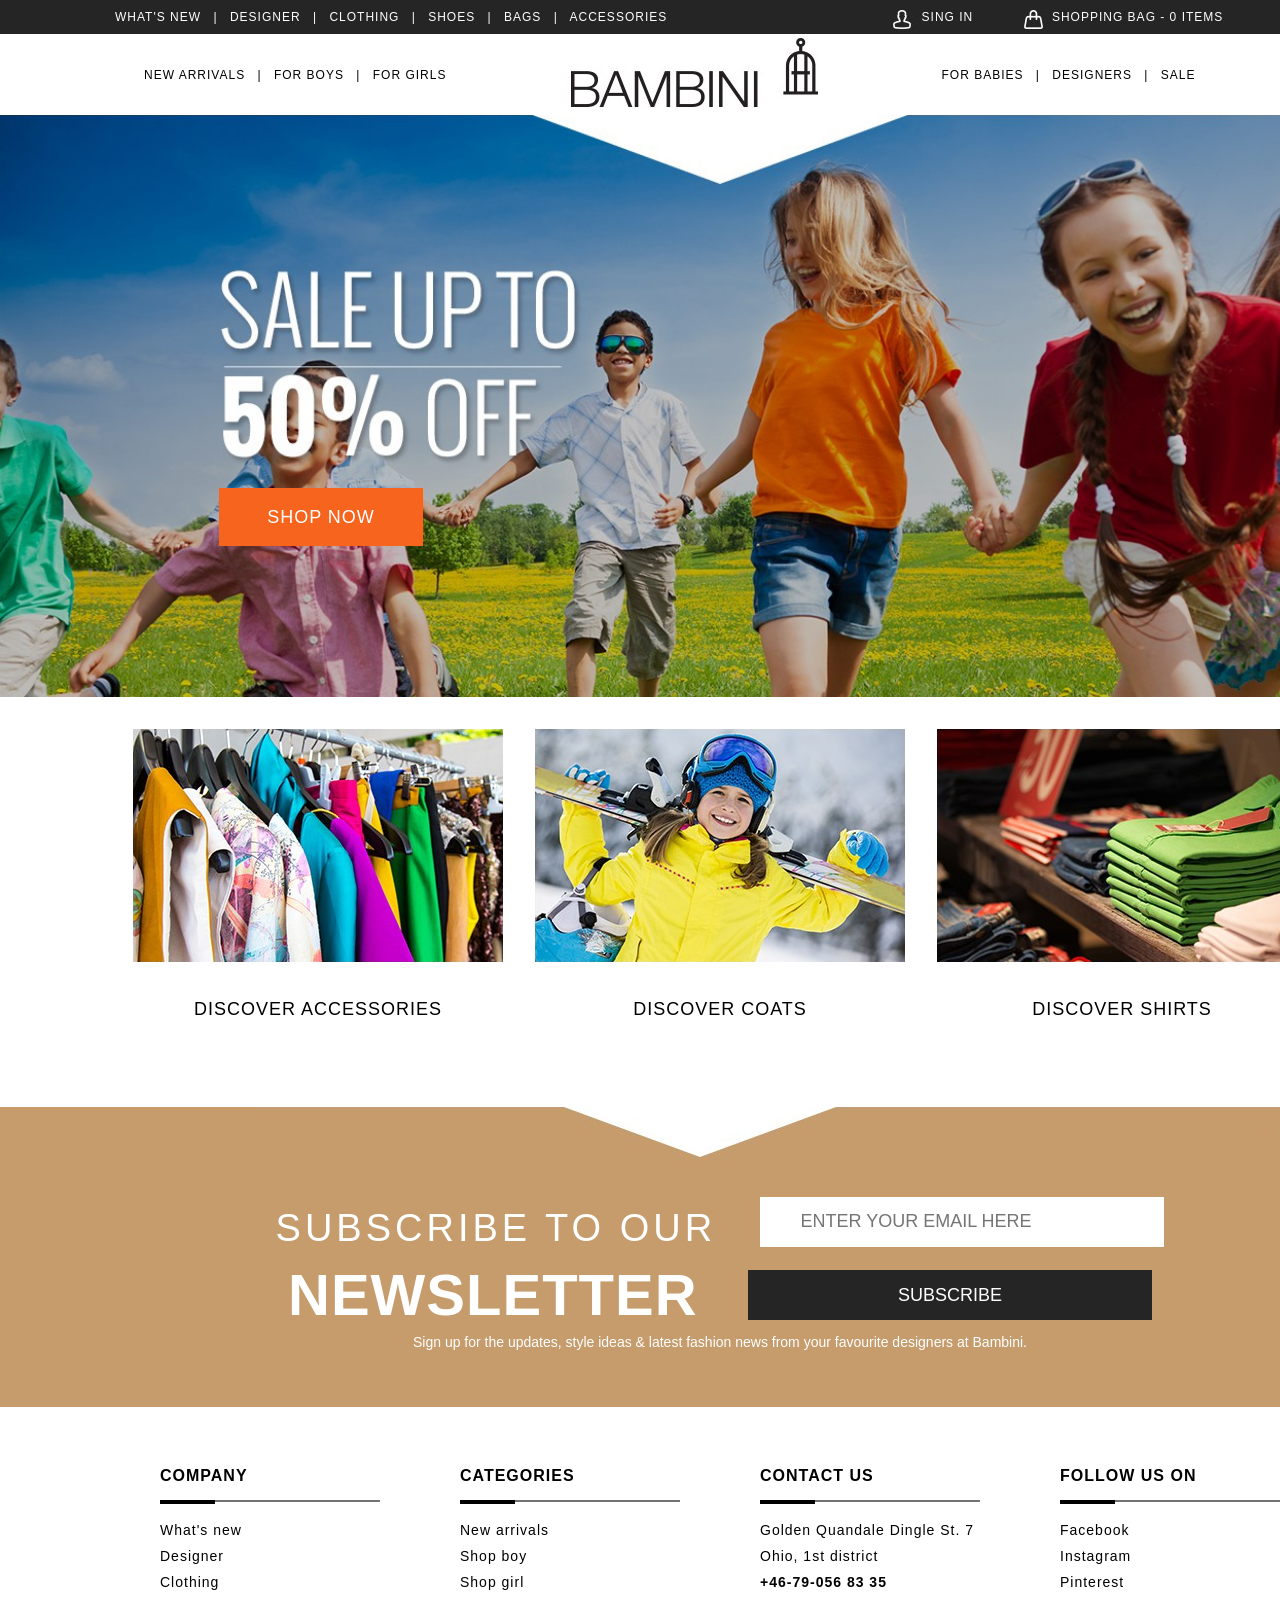
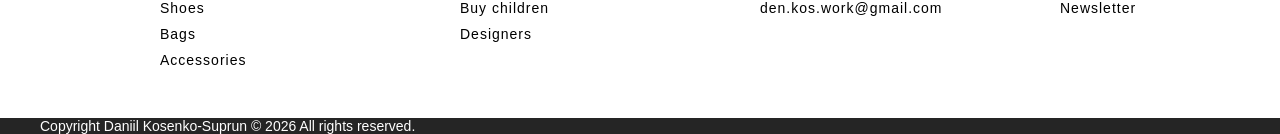
<file: elev/bambini/index.html>
<!--

Updates:
- Fixed main background image not taking up 100% of width of screen
- Fixed categories text links not being black color by default
- More comments

-->


<!DOCTYPE html>
<html lang="en">

<head> <!-- Here we set up some technical parameters for our website and connect CSS (and JavaScr if we'd wave one) -->
    <meta charset="UTF-8">
    <meta name="viewport" context="width=device-width, initial-scale=1.0">
    <title>Bambini</title>
    <link rel="stylesheet" href="style.css">
</head>

<body>

<!-- Honestly, I don't even know why do we need wrapper. -->
<div id="wrapper">
    
    <div id="top"> <!-- Toppest black line with links, sing in and shopping cart -->

        <div id="top_links"> <!-- Left side (links) -->
            <a href="#">WHAT'S NEW</a>
            <span class="divider">|</span>
            <a href="#">DESIGNER</a>
            <span class="divider">|</span>
            <a href="#">CLOTHING</a>
            <span class="divider">|</span>
            <a href="#">SHOES</a>
            <span class="divider">|</span>
            <a href="#">BAGS</a>
            <span class="divider">|</span>
            <a href="#">ACCESSORIES</a>
        </div>

        <div id="top_info"> <!-- Right side (login and cart) -->
            <img src="Assets/sing_in.jpg" style="vertical-align: top;">
            <a href="#">SING IN</a>
            
            <span style="padding-left: 40px;"></span>

            <img src="Assets/shopping_bad.jpg" style="vertical-align: top;">
            <a href="#">SHOPPING BAG - 0 ITEMS</a>
        </div>

    </div>

    <div id="header"> <!-- Vårt header som är splittrad i 3 delar för att kunna flytta på de -->

        <div id="header_left"> <!-- Vänster -->
            <a href="#">NEW ARRIVALS</a>
            <span class="divider">|</span>
            <a href="#">FOR BOYS</a>
            <span class="divider">|</span>
            <a href="#">FOR GIRLS</a>
        </div>

        <div id="header_center"> <!-- Mitt -->
            <a href="#">
                <img src="Assets/logo.jpg" alt="Bambini logo">
            </a>
        </div>

        <div id="header_right"> <!-- Höger -->
            <a href="#">FOR BABIES</a>
            <span class="divider">|</span>
            <a href="#">DESIGNERS</a>
            <span class="divider">|</span>
            <a href="#">SALE</a>
        </div>

    </div>

    <!-- Here is where background image object is created. Shop button inside of it -->
    <div id="front_image">
        <button id="shop_now_button">SHOP NOW</button>
    </div>

    <!-- Discovery section -->
    <div id="categories">
        <table>
            <!-- Pictures on products -->
            <tr>
                <td>
                    <a href="#"><img src="Assets/accessories.jpg" alt="Accessories"></a>
                </td>
                <td>
                    <a href="#"><img src="Assets/coats.jpg" alt="Coats"></a>
                </td>
                <td>
                    <a href="#"><img src="Assets/shirts.jpg" alt="Shirts"></a>
                </td>
            </tr>
            <!-- Respective text links -->
            <tr>
                <td> <a href="#">DISCOVER ACCESSORIES</a> </td>
                <td> <a href="#">DISCOVER COATS</a> </td>
                <td> <a href="#">DISCOVER SHIRTS</a> </td>
            </tr>
        </table>
    </div>

    <!-- Email subscription section -->
    <div id="newsletter">
        <div>
            <h2>SUBSCRIBE TO OUR</h2>
            <div class="newsletter_box"> <!-- A wrapper for input so that actual input is inside of a box and has borders-->
                <input id="email_input" type="email" placeholder="ENTER YOUR EMAIL HERE">
            </div>
        </div>
        <div>
            <h1>NEWSLETTER</h1>
            <button class="newsletter_box" id="subscribe_button">SUBSCRIBE</button>
        </div>
        <div id="newsletter_undermessage">
            Sign up for the updates, style ideas & latest fashion news from your 
            favourite designers at Bambini.
        </div>
    </div>
    
    <!-- Footer with all the boring contact info or whatever -->
    <!-- 
    AI has helped me to come up with a way how to create the styling, for example
    that I should use div with flex instead of table that I wanted to use, and also
    on how to create the funny line thing without any images or text, just CSS!
    -->
    <footer id="footer">

        <!-- To separate them from other stuff, veri smart -->
        <div id="footer_columns">
            <div class="footer_column">
                <h3>COMPANY</h3>
                <div class="footer_line"> <span></span> </div>
                <ul>
                    <li><a href="#">What's new</a></li>
                    <li><a href="#">Designer</a></li>
                    <li><a href="#">Clothing</a></li>
                    <li><a href="#">Shoes</a></li>
                    <li><a href="#">Bags</a></li>
                    <li><a href="#">Accessories</a></li>
                </ul>
            </div>

            <div class="footer_column">
                <h3>CATEGORIES</h3>
                <div class="footer_line"> <span></span> </div>
                <ul>
                    <li><a href="#">New arrivals</a></li>
                    <li><a href="#">Shop boy</a></li>
                    <li><a href="#">Shop girl</a></li>
                    <li><a href="#">Buy children</a></li>
                    <li><a href="#">Designers</a></li>
                </ul>
            </div>

            <div class="footer_column">
                <h3>CONTACT US</h3>
                <div class="footer_line"> <span></span> </div>
                <ul>
                    <li>Golden Quandale Dingle St. 7</li>
                    <li>Ohio, 1st district</li>
                    <li id="phone_number">+46-79-056 83 35</li>
                    <li><a type="email">den.kos.work@gmail.com</a></li>
                </ul>
            </div>

            <div class="footer_column">
                <h3>FOLLOW US ON</h3>
                <div class="footer_line"> <span></span> </div>
                <ul>
                    <li><a href="#">Facebook</a></li>
                    <li><a href="#">Instagram</a></li>
                    <li><a href="#">Pinterest</a></li>
                    <li><a href="#">Newsletter</a></li>
                </ul>
            </div>
        </div>
        
        <div id="copyrights">Copyright Daniil Kosenko-Suprun © 2026 All rights reserved.</div>

    </footer>

</div>

</body>

</html>
</file>
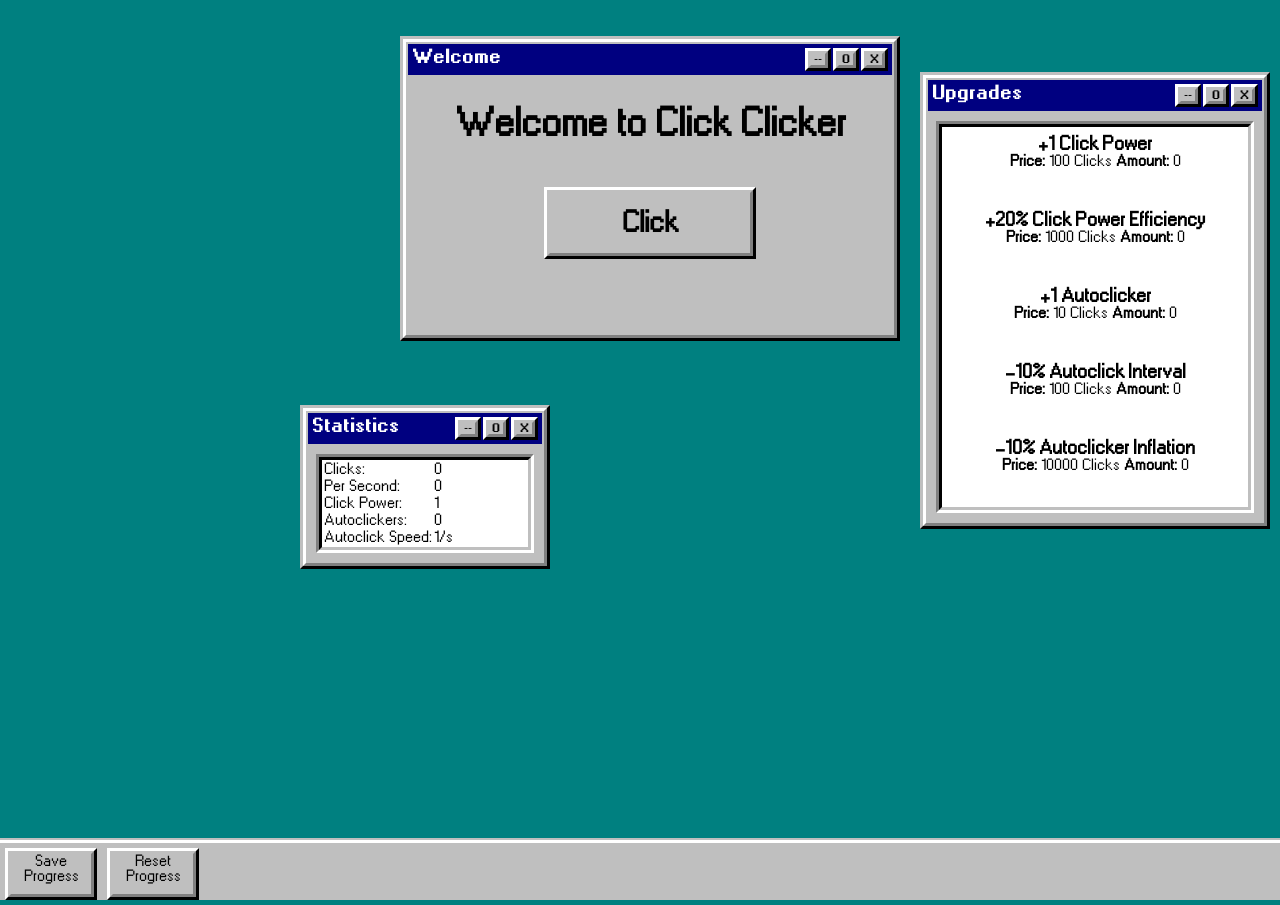
<file: elev/clicker/index.html>
<html lang="en">
<head>
    <meta charset="UTF-8">
    <meta name="viewport" content="width=device-width, initial-scale=1.0"><!--ta bort ksk-->
    <title>Click Clicker</title>
    <link rel="stylesheet" href="style.css">
    <script src="script.js" defer></script>
</head>
<body>

    <!--fönster till header/clicktarget-->
    <section id="welcome-window" class="window"><div class="border-wrap-1"><div class="border-wrap-2">
        <div class="windowhead"><!--header till fönstret-->
            <div class="window-head-title">
                <p>Welcome</p>
            </div>
            <div class="window-head-buttons"><!--knapparna i hörnet av fönstret, gör inget egentligen-->
                <div class="border-wrap-5"><div class="border-wrap-6"><div class="window-head-button">--</div></div></div>
                <div class="border-wrap-5"><div class="border-wrap-6"><div class="window-head-button">O</div></div></div>
                <div class="border-wrap-5"><div class="border-wrap-6"><div class="window-head-button">X</div></div></div>
            </div>
        </div>
        
        <!--content till fönstret-->
        <div  id="welcome">
            <h1>Welcome to Click Clicker</h1><!--typ headern till spelet-->
            <div class="border-wrap-8"><div class="border-wrap-5"><div class="border-wrap-6">
                <div id="click-target">Click</div><!--click target-->
            </div></div></div>
        </div>
    </div></div></section>

    <!--fönster till uppgraderingar-->
    <section id="upgrades-window" class="window"><div class="border-wrap-1"><div class="border-wrap-2">
        <div class="windowhead"><!--header till fönstret-->
            <div class="window-head-title">
                <p>Upgrades</p>
            </div>
            <div class="window-head-buttons"><!--knapparna i hörnet av fönstret, gör inget egentligen-->
                <div class="border-wrap-5"><div class="border-wrap-6"><div class="window-head-button">--</div></div></div>
                <div class="border-wrap-5"><div class="border-wrap-6"><div class="window-head-button">O</div></div></div>
                <div class="border-wrap-5"><div class="border-wrap-6"><div class="window-head-button">X</div></div></div>
            </div>
        </div>

        <!--content till fönstret, uppdelat i uppgraderingstyper-->
        <div id="upgrades" class="window-content"><div class="border-wrap-3"><div class="border-wrap-4">
            <div id="click-upgrades"><!--upgraderingar för click power-->
                <div class="border-wrap-7"><div class="upgrade" id="clickPowerPlusUpgrade">
                    <h3>+1 Click Power</h3>
                    <p class="price"></p>
                </div></div>
                <div class="border-wrap-7"><div class="upgrade" id="clickPowerEfficiencyUpgrade">
                    <h3>+20% Click Power Efficiency</h3>
                    <p class="price"></p>
                </div></div>
            </div>
            <div id="autoclicker-upgrades"><!--upgraderingar för autoclickers-->
                <div class="border-wrap-7"><div class="upgrade" id="autoclicker">
                    <h3>+1 Autoclicker</h3>
                    <p class="price"></p>
                </div></div>
                <div class="border-wrap-7"><div class="upgrade" id="autoclickIntervalUpgrade">
                    <h3>-10% Autoclick Interval</h3>
                    <p class="price"></p>
                </div></div>
                <div class="border-wrap-7"><div class="upgrade" id="autoclickerInflationUpgrade">
                    <h3>-10% Autoclicker Inflation</h3>
                    <p class="price"></p>
                </div></div>
            </div>
        </div></div></div>

    </div></div></section>

    <!--fönster till stats-->
    <section id="stats-window" class="window"><div class="border-wrap-1"><div class="border-wrap-2">
        <div class="windowhead"><!--header till fönstret-->
            <div class="window-head-title">
                <p>Statistics</p>
            </div>
            <div class="window-head-buttons"><!--knapparna i hörnet av fönstret, gör inget egentligen-->
                <div class="border-wrap-5"><div class="border-wrap-6"><div class="window-head-button">--</div></div></div>
                <div class="border-wrap-5"><div class="border-wrap-6"><div class="window-head-button">O</div></div></div>
                <div class="border-wrap-5"><div class="border-wrap-6"><div class="window-head-button">X</div></div></div>
            </div>
        </div>

        <!--content till fönstret-->
        <div id="stats" class="window-content"><div class="border-wrap-3"><div class="border-wrap-4">
            <table>
                <tr id="score"><td>Clicks:</td><td></td></tr>
                <tr id="clicks-per-second"><td>Per Second:</td><td></td></tr>
                <tr id="points-per-click"><td>Click Power:</td><td></td></tr>
                <tr id="autoclickers"><td>Autoclickers:</td><td></td></tr>
                <tr id="autoclicks-per-second"><td>Autoclick Speed:</td><td></td></tr>
            </table>
        </div></div></div>
    </div></div></section>

    <!--fönster till popups (motsvarar golden cookies)-->
    <section id="popup-window" class="window"><div class="border-wrap-1"><div class="border-wrap-2">
        <div class="windowhead"><!--header till fönstret-->
            <div class="window-head-title">
                <p>Bonus</p>
            </div>
            <div class="window-head-buttons"><!--knapparna i hörnet av fönstret, gör inget egentligen-->
                <div class="border-wrap-5"><div class="border-wrap-6"><div class="window-head-button">--</div></div></div>
                <div class="border-wrap-5"><div class="border-wrap-6"><div class="window-head-button">O</div></div></div>
                <div class="border-wrap-5"><div class="border-wrap-6"><div class="window-head-button">X</div></div></div>
            </div>
        </div>
        
        <!--content till fönstret-->
        <div id="popup">
            <p id="popup-info">You have been gifted </p><!--info om popuppen man fick-->
            <div class="border-wrap-8"><div class="border-wrap-5"><div class="border-wrap-6">
                <div id="popup-claim">Claim Reward</div><!--knapp för att popuppens effekt-->
            </div></div></div>
        </div>
    </div></div></section>
    
</body>
<footer><!--footer med reset/save knappar-->
    <div id="test"></div>
    <div id="flexdiv">
        <div class="border-wrap-8"><div class="border-wrap-5"><div class="border-wrap-6">
         <div id="save-button">Save Progress</div>
      </div></div></div>
       <div class="border-wrap-8"><div class="border-wrap-5"><div class="border-wrap-6">
           <div id="reset-button">Reset Progress</div>
       </div></div></div>
    </div>
</footer>
</html>
</file>
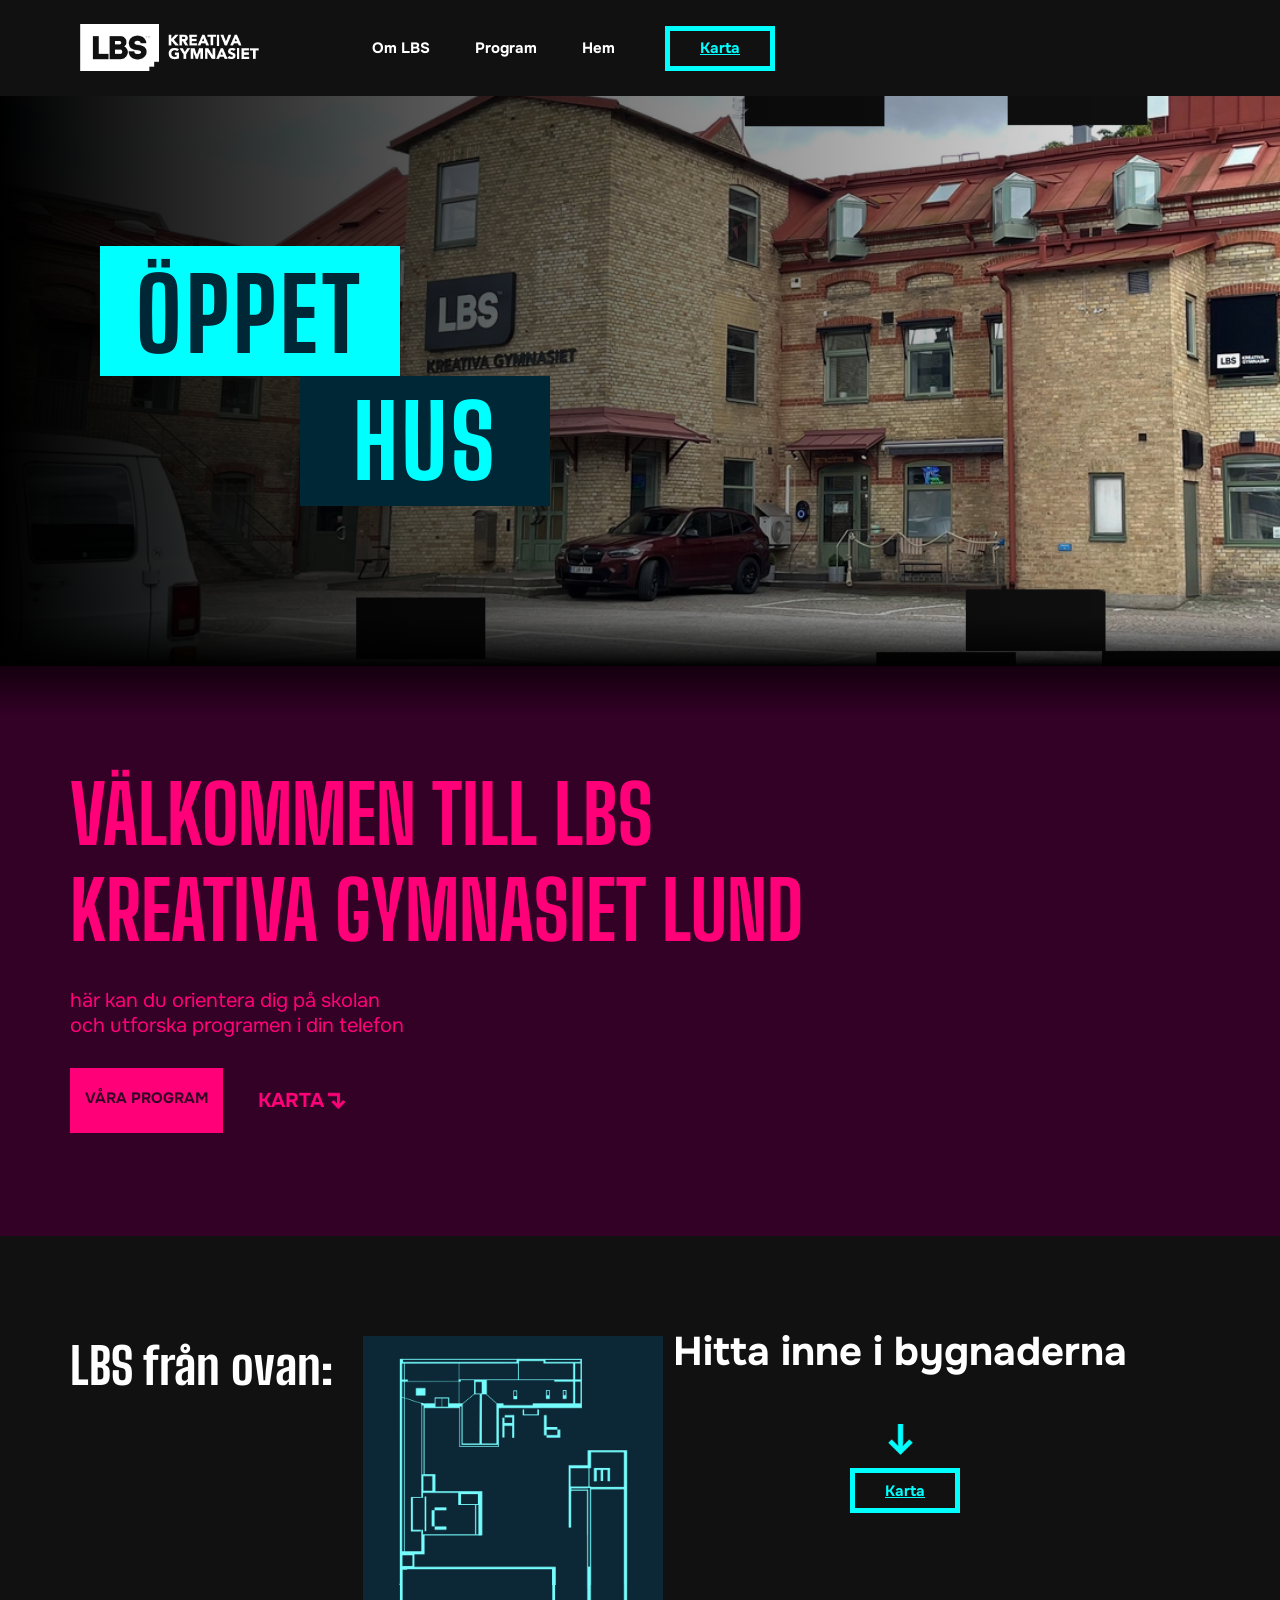
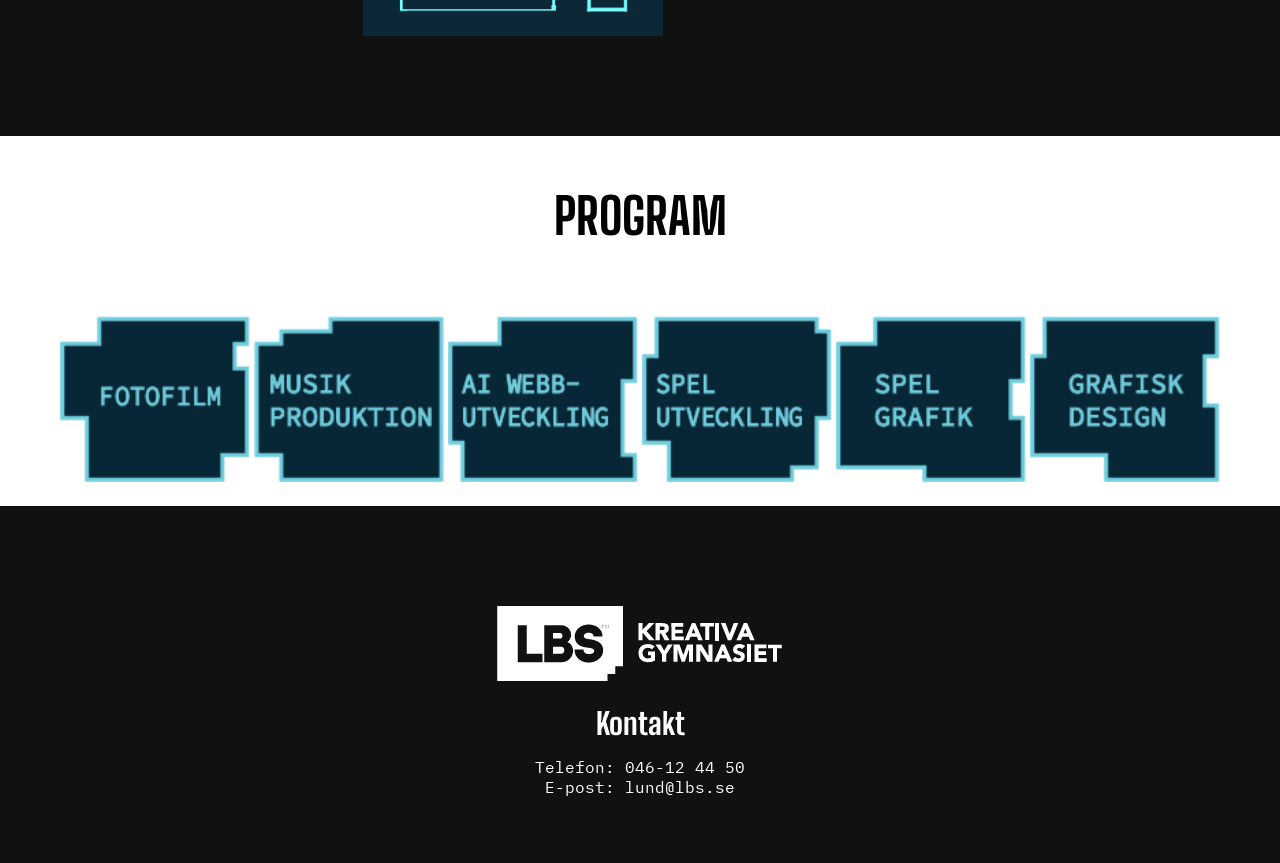
<file: elev/openhouse/index.html>
<!DOCTYPE html>
<html lang="en">
<head>
    <meta charset="utf-8">
    <meta name="viewport" content="width=device-width, initial-scale=1.0">
    <title> LBS Öppet Hus </title>
    <link rel="stylesheet" href="Style.css">
    <!--Google fonts-->
    <!--onest font for: ingress, underubrik och brödtext-->
    <!--bigshoulders font for: headlines-->
    <!--IBM Plex Mono medium-->
    <link rel="preconnect" href="https://fonts.googleapis.com">
<link rel="preconnect" href="https://fonts.gstatic.com" crossorigin>
<link href="https://fonts.googleapis.com/css2?family=Big+Shoulders:opsz,wght@10..72,800&family=IBM+Plex+Mono:wght@500&family=Onest:wght@100..900&display=swap" rel="stylesheet">
</head>

<body>
    <header>
        <div class="headContainer">
            <div class="loggo">
                <a href="index.html" class="logo"><img src="lbsLogo.png" alt="lbs logo with text"></a> <!--byta bild ?-->
            </div>
            <div class="navs">
                <a href="https://lbs.se/lund/"> Om LBS </a>
                <a href="#FourthBlock"> Program</a>
                <a href="index.html">Hem</a>
                <div class="Mapbutton">
                    <a href="karta.html">Karta </a>
                </div>
            </div>
        </div>
    </header>
    <section id="FirstBlock">
        <div class="open">
            <h1>ÖPPET</h1>
        </div>
        <div class="house">
            <h1>HUS</h1>
        </div>
    </section>
    <section id="SecondBlock">
        <h2>VÄLKOMMEN TILL LBS <br> KREATIVA GYMNASIET LUND</h2>
        <p class="underrubrik"> här kan du orientera dig på skolan <br> och utforska programen i din telefon</p>
        <div class="buttoncontainer">
            <a class="Programbtn" href="#FourthBlock">
                VÅRA PROGRAM
            </a>
            <div class="mappointer">
                <p>KARTA</p>
                <img src="NerPil.png" alt="pointer to scroll down " width="25px">
            </div>
        </div>
    </section>
    <section id="ThirdBlock">
        <h4> LBS från ovan:</h4>
        <img class="img_map" src="main outsidemap.png" alt="karta för utsidan på lbs" width="300px">
        <div class="findPrograms">
            <p> Hitta inne i bygnaderna </p> 
            <img class="ImgPil" src="RakNed.png" alt="Pil som pekar rakt ner" width="25px">
                <div class="Mapbutton">
                    <a href="karta.html">Karta </a>
                </div>
        </div>
    </section>
    <section id="FourthBlock">
        <h3> PROGRAM </h3>
        
        <img class="program_bilder" src="ProgramFOTO.png" alt="programkub för Foto" width="190px">
        <img class="program_bilder" src="ProgramMusikP.png" alt="programkub för musik" width="190px">
        <img class="program_bilder" src="ProgramAWU.png" alt="programkub för AWAI" width="190px">
        <img class="program_bilder" src="ProgramSP.png" alt="programkub för SU" width="190px">
        <img class="program_bilder" src="ProgramSG.png" alt="programkub för SG" width="190px">
        <img class="program_bilder" src="ProgramGD.png" alt="programkub för GD" width="190px">    
    </section>
    <footer>
        <img src="lbsLogo.png" alt="logga med namn">
        <div class="footer_contact">
            <h5> Kontakt </h5>
            <P> Telefon: 046-12 44 50    <br>
                E-post: lund@lbs.se
            </P>
        </div>
    </footer>
    
</body>
</html>
</file>
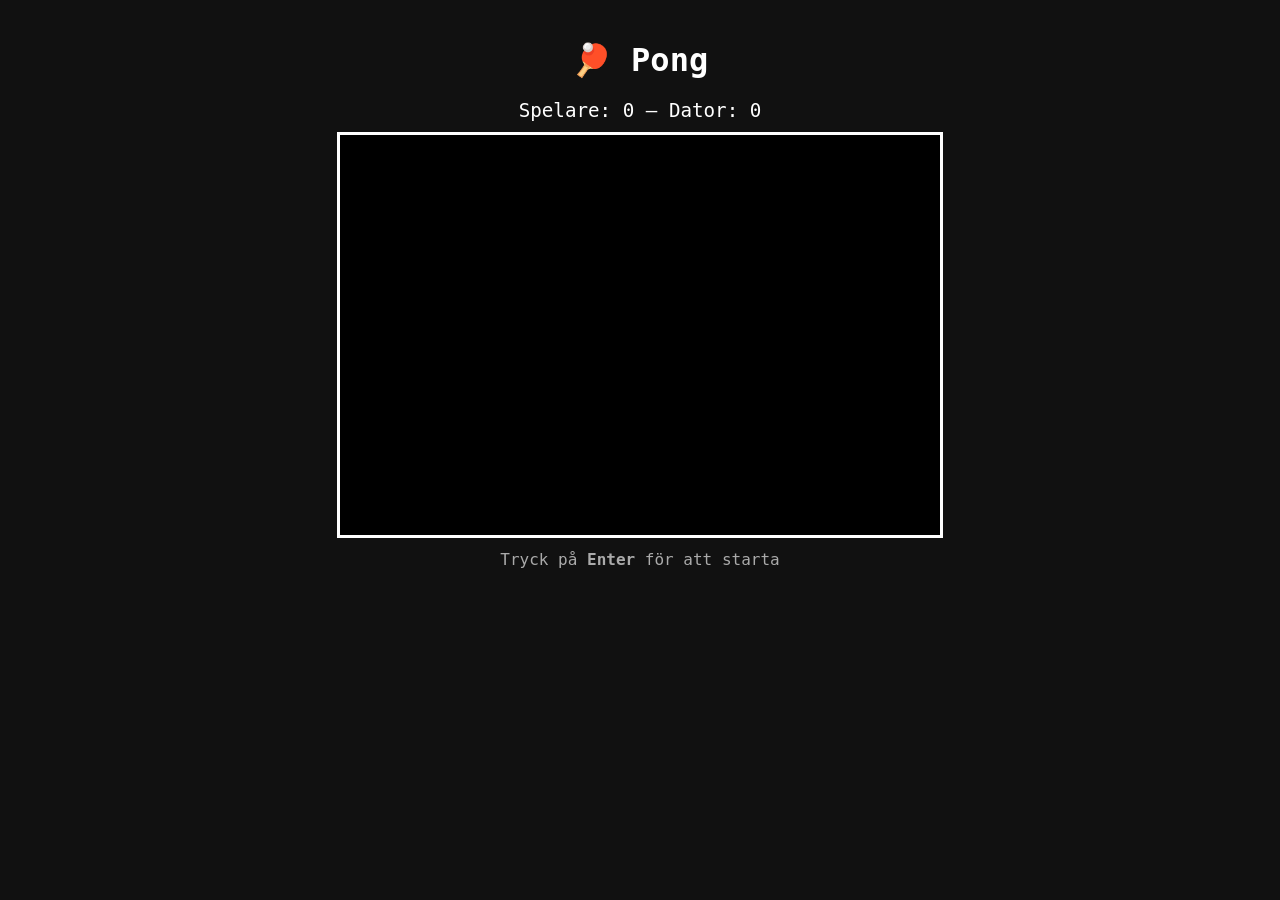
<file: elev/pong/index.html>
<!DOCTYPE html>
<html lang="sv">
<head>
  <meta charset="UTF-8">
  <title>Pong</title>
  <link rel="stylesheet" href="styles.css">
</head>
<body>

  <h1>🏓 Pong</h1>
  <p id="score">Spelare: 0 — Dator: 0</p>
  <canvas id="canvas" width="600" height="400"></canvas>
  <p id="message">Tryck på <strong>Enter</strong> för att starta</p>

  <script src="script.js"></script>
</body>
</html>
</file>
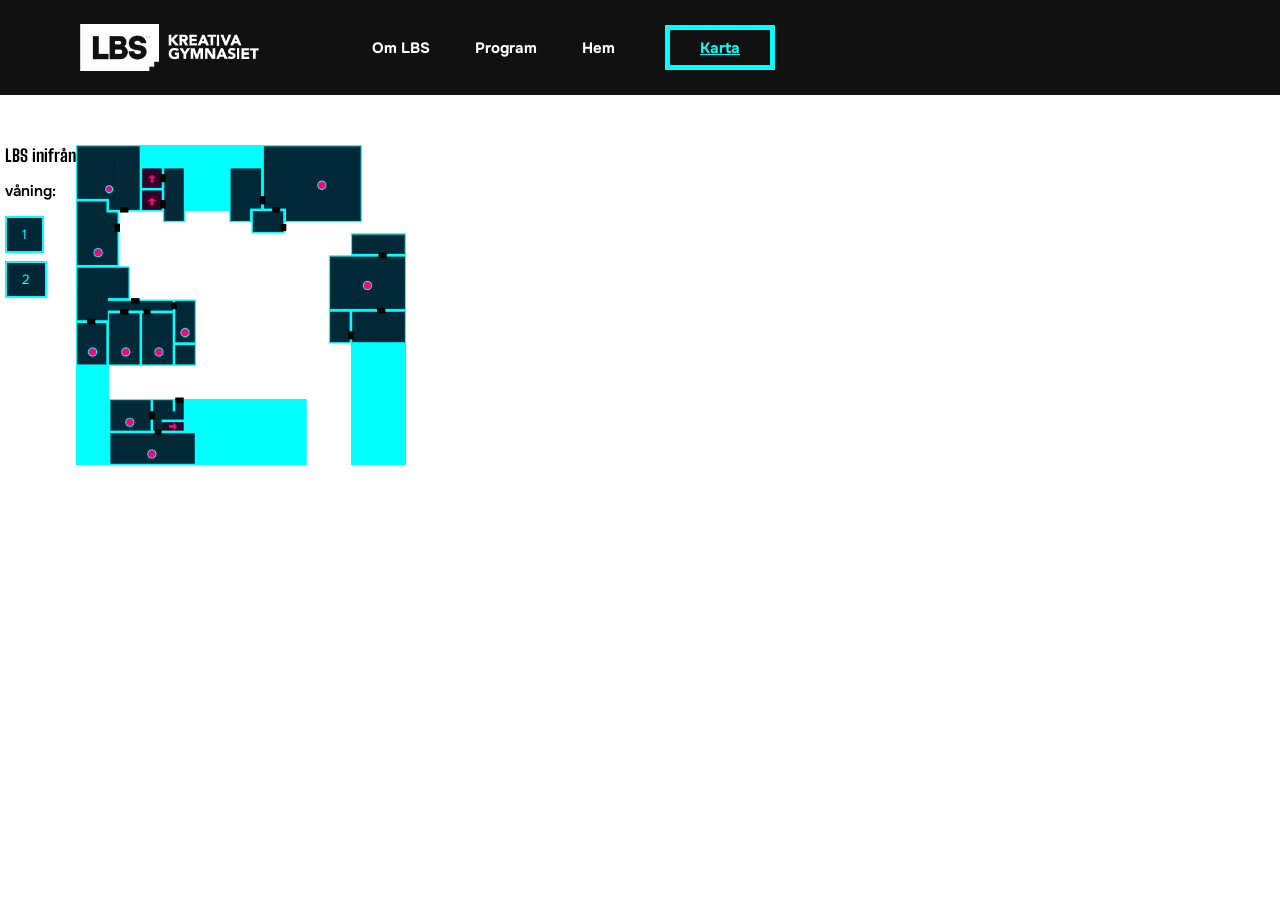
<file: elev/openhouse/karta.html>
<html lang="en">
<head>
    <meta charset="utf-8">
    <meta name="viewport" content="width=device-width, initial-scale=1.0">
    <title> LBS Öppet Hus </title>
    <link rel="stylesheet" href="Style.css">
    <!--Google fonts-->
    <!--onest font for: ingress, underubrik och brödtext-->
    <!--bigshoulders font for: headlines-->
    <!--IBM Plex Mono medium-->
    <link rel="preconnect" href="https://fonts.googleapis.com">
<link rel="preconnect" href="https://fonts.gstatic.com" crossorigin>
<link href="https://fonts.googleapis.com/css2?family=Big+Shoulders:opsz,wght@10..72,800&family=IBM+Plex+Mono:wght@500&family=Onest:wght@100..900&display=swap" rel="stylesheet">
</head>

<body>
    <header>
        <div class="headContainer"> <!--huvud container -->
            <div class="loggo">
                <a href="index.html" class="logo"><img src="lbsLogo.png" alt="lbs logo with text"></a>
            </div>
            <div class="navs">
                <a href="https://lbs.se/lund/"> Om LBS </a>
                <a href="index.html#FourthBlock"> Program</a>
                <a href="index.html">Hem</a>
                <div class="Mapbutton">
                    <a href="karta.html">Karta </a>
                </div>
            </div>
        </div>
    </header>
    <section id="House" >
        <div class="Floors">
            <h5> LBS inifrån </h5>
            <p> våning:</p>
            <button class="floors" data-floor="1"> 1 </button>  <!--Data-floor chat gpt lade till så att man kan byta mellan våningarna -->
            <button class="floors" data-floor="2"> 2 </button>
        </div>                     <!--chat gpt la till id floor1 för att defigera vilken våning man är på-->
        <div class="mapContainer" id="floor1"> <!--ihopsättning av stack overflow som chatgpt har förklarat och jag sedan skrivit om så det passar min hemsida och karta-->
            <img src="FirstFloorMap.png"  height="320px" width="330px" usemap="#FirstFloorMap" class="FirstFloorMap" alt="karta över våning 1">
            <map name="FirstFloorMap" > <!--våning ett karta med olkia area cirklar på kartan och medföljand tool tips som förklarar varje rum på skolan-->
            <area shape="circle" coords="32,43,40" alt="Matsalen" id="Matsalen">
            <area shape="circle" coords="23,108,40" alt="Repstudio" id="Repstudio">
            <area shape="circle" coords="246,40,40" alt="B-salen"  id="B-Salen">
            <area shape="circle" coords="292,140,40" alt="Musikstudion"  id="Musikstudion">
            <area shape="circle" coords="18,206,20" alt="Filmstudio"  id="Filmstudio">
            <area shape="circle" coords="51,206,20" alt="Fotostudio"  id="Fotostudio">
            <area shape="circle" coords="84,206,20" alt="FotoFilm"  id="FotoFilm">
            <area shape="circle" coords="110,188,20" alt="PoddRum"  id="PoddRum">
            <area shape="circle" coords="55,277,30" alt="AWAI"  id="AWAI">
            <area shape="circle" coords="77,310,30" alt="Spelgrafik"  id="Spelgrafik">
            </map>
            <div id="Matsalentooltip"> 
                <p> Matsalen: här äter alla elever lunch serverad av Marvin</p>
            </div>
            <div id="Repstudiotooltip">
                <p> Repstudion: här övar musikarna </p>
            </div>
            <div id="B-salentooltip">
                <p>B1 NO-salen: här har vi roliga laborationer i fysik, kemi och biologi</p>
            </div>
                 <div id="Musikstudiontooltip">
                <p>  Musikstudion: Här är musik lektioner</p>
            </div>
            <div id="Filmstudiotooltip"> 
                <p>Filmstudion: här filmas en massa roliga saker </p>
            </div>
            <div id="Fotostudiotooltip"> 
                <p>Fotostudion: här fottas de finnaste bilderna </p>
            </div>
            <div id="FotoFilmtooltip"> 
                <p> Foto-Film: i detta klasrumet lär man sig allt om fotgraftering och filmning</p>
            </div>
            <div id="PoddRumtooltip"> 
                <p> Poddrummet: här spellas skolans egna podd in</p>
            </div>
            <div id="AWAItooltip"> 
                <p> D1 AI - webbutvekling: i detta klassrum Lär man sig programera hemsidor och bemästra AI </p>
            </div>
            <div id="Spelgrafiktooltip"> 
                <p> D2 Spelgrafik: här sitter spelgrafikerna och desingnar snygga och intresanta spel </p>
            </div>
        </div>
        <div class="mapContainer" id="floor2" hidden> <!--chat gpt added hidden to hide this floor wile floor one is up-->  
            <img src="SecondFloorMap.png" width="330" height="360" usemap="#SecondFloorMap" class="SecondFloorMap" alt="Karta över våning 2">
            <map name="SecondFloorMap"> <!--karta över andra våninga a huste och d huset med are cirklar för alla klassrum med medföljande tooltips-->
                <area shape="circle" coords="36,230,30" alt="A-8" id="A-8">
                <area shape="circle" coords="35,55,20" alt="A-7" id="A-7">
                <area shape="circle" coords="92,53,20" alt="A-6" id="A-6">
                <area shape="circle" coords="135,35,20" alt="A-5" id="A-5">
                <area shape="circle" coords="218,53,30" alt="A-4" id="A-4">
                <area shape="circle" coords="285,80,30" alt="A-3" id="A-3">
                <area shape="circle" coords="65,330,40" alt="Grafiskdesign" id="Grafiskdesign">
            </map>
            <div id="A-8tooltip"> 
                <p>A8</p>
            </div>
            <div id="A-7tooltip">
                <p>A7: här befinersig AWAI Under öpnahuset </p>
            </div>
            <div id="A-6tooltip">
                <p> A6 </p>
            </div>
            <div id="A-5tooltip">
                <p> A5: här är det filmvisning under Öppet hus </p>
            </div>
            <div id="A-4tooltip">
                <p> A4 </p>
            </div>
            <div id="A-3tooltip">
                <p> A3: här sitter Spelgrafik under öppet hus och visar vad de desingnar</p>
            </div>
            <div id="Grafiskdesigntooltip">
                <p> D3 Grafiskdesign: här sitter de Grafiskadesignerna och ritar </p>
            </div>
        </div>
    </section>
    <script src="Script.js"></script>
</body>
</file>
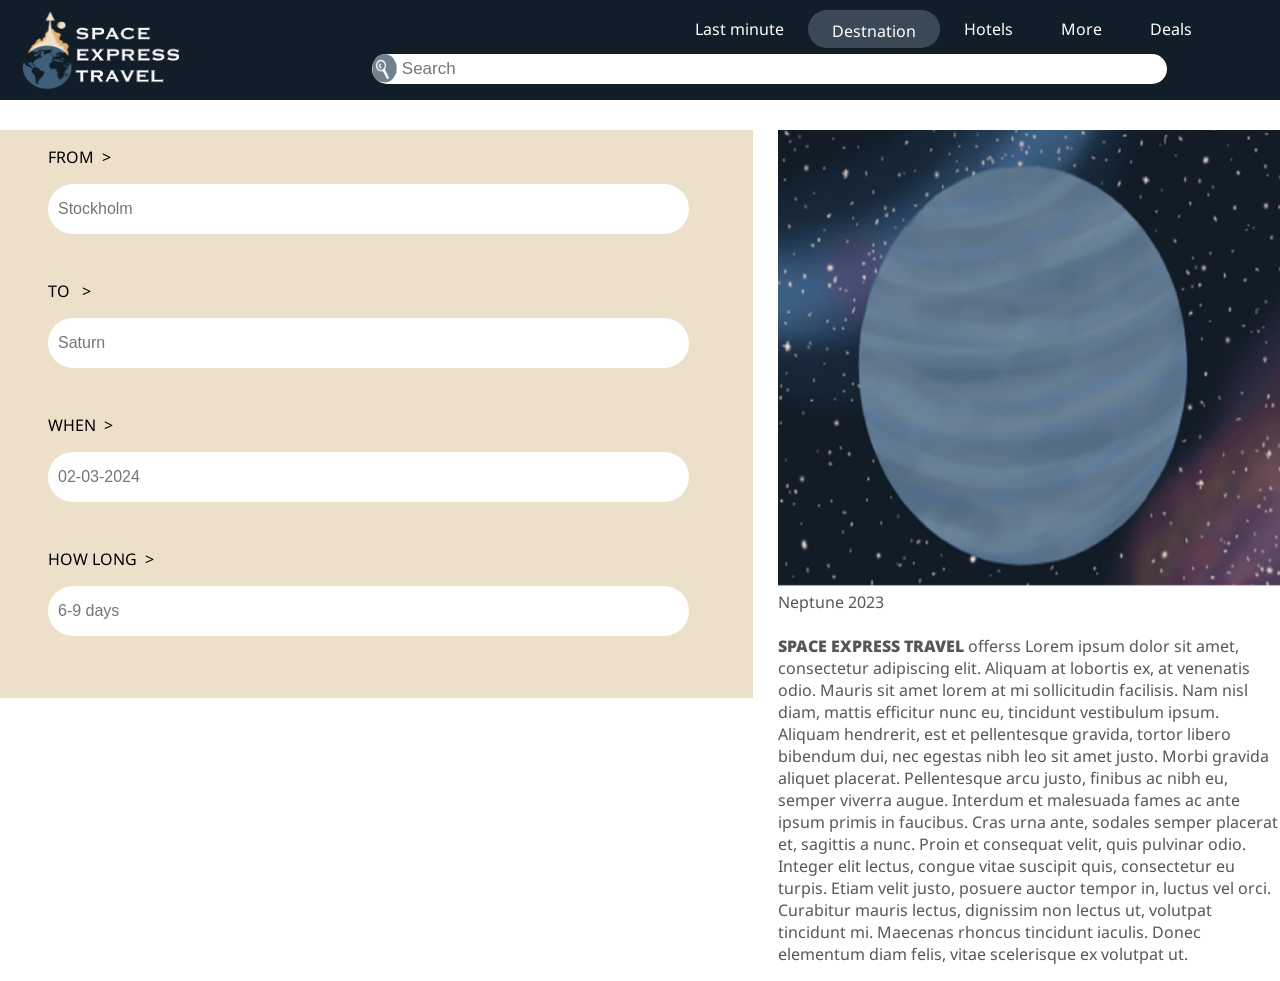
<file: elev/space-express/Destination.html>
<!DOCTYPE html>
<html lang="en">
<head>
    <meta charset="utf-8">
    <meta name="viewport" content="width=device-width, initial-scale=1.0">
    <title> Space Express Travel </title>
    <link rel="stylesheet" href="SpaceExpresIndex.css">
    <!--google font Noto Sans-->
    <link rel="preconnect" href="https://fonts.googleapis.com">
    <link rel="preconnect" href="https://fonts.gstatic.com" crossorigin>
    <link href="https://fonts.googleapis.com/css2?family=Noto+Sans&display=swap" rel="stylesheet">
</head>
<body>
    <section id="nav_search">  <!--firts section contaning the loggo, nav bar and searchbar-->
        <a href="SpaceExpres.html">     <!--link back to home page-->
            <div class="loggo"   >    <!-- loggo -->
                <img src="bildOtextLoggavit.png" alt="loggan med text" width="115%" height="80px" >
            </div>
        </a>
        <div class="navBar">  <!-- navigation bar -->
            <nav>
                <ul>
                    <li><a href="#"> Last minute</a></li>
                    <li><a href="#" style="background-color: #3b4956; border-radius: 50px; height: 10px; padding-top: 10px; margin-top: 10px; "> Destnation </a></li> <!-- hård kodade desingen för destination button så det inte skulle påvärka andra siadn-->
                    <li><a href="#"> Hotels </a></li>
                    <li><a href="#"> More </a></li>
                    <li><a href="#"> Deals </a></li>
                </ul>
            </nav>
        </div>
        <div class="searchBar">
            <img src="search.png" alt="magnifyingglass for search" width="30px"  height="30px "> <!--img of the magnifying glass-->
            <input type="text" placeholder="Search"> <!-- search bar -->
        </div>
    </section>

    <section id="destination_page">     <!--general section for travle and neptune -->
        <section id="travel">           <!--smaler section for the diffrent inputs-->
            <div class="inputs">        <!-- same input for all of them-->
                <p> FROM &nbsp;> </p>
                <input type="text" placeholder="Stockholm">
            </div>
            <div class="inputs">
                <p> TO &nbsp; > </p>
                <input type="text" placeholder="Saturn">
            </div>
            <div class="inputs">
                <p> WHEN &nbsp;> </p>
                <input type="text" 
                placeholder="02-03-2024"
                onfocus="(this.type='date')"       
                onblur="(this.type='text')">    <!-- found onfocus and onblur from website geeks for geeks-->
            </div>
            <div class="inputs">
                <p> HOW LONG &nbsp;> </p>
                <input type="datetime" placeholder="6-9 days">
            </div>
        </section>
        <section id="neptune">         <!--section for the neptune img and text-->
            <img src="planet.png" alt="neptune img" width="100%"  >
            <p>Neptune 2023 <br> <br> <span>SPACE EXPRESS TRAVEL</span> offerss Lorem ipsum dolor sit amet, consectetur adipiscing elit. Aliquam at lobortis ex, at venenatis odio. Mauris sit amet lorem at mi sollicitudin facilisis. Nam nisl diam, mattis efficitur nunc eu, tincidunt vestibulum ipsum. Aliquam hendrerit, est et pellentesque gravida, tortor libero bibendum dui, nec egestas nibh leo sit amet justo. Morbi gravida aliquet placerat. Pellentesque arcu justo, finibus ac nibh eu, semper viverra augue. Interdum et malesuada fames ac ante ipsum primis in faucibus. Cras urna ante, sodales semper placerat et, sagittis a nunc. Proin et consequat velit, quis pulvinar odio. Integer elit lectus, congue vitae suscipit quis, consectetur eu turpis. Etiam velit justo, posuere auctor tempor in, luctus vel orci. Curabitur mauris lectus, dignissim non lectus ut, volutpat tincidunt mi. Maecenas rhoncus tincidunt iaculis. Donec elementum diam felis, vitae scelerisque ex volutpat ut.
            </p>
        </section>
    </section>
</file>
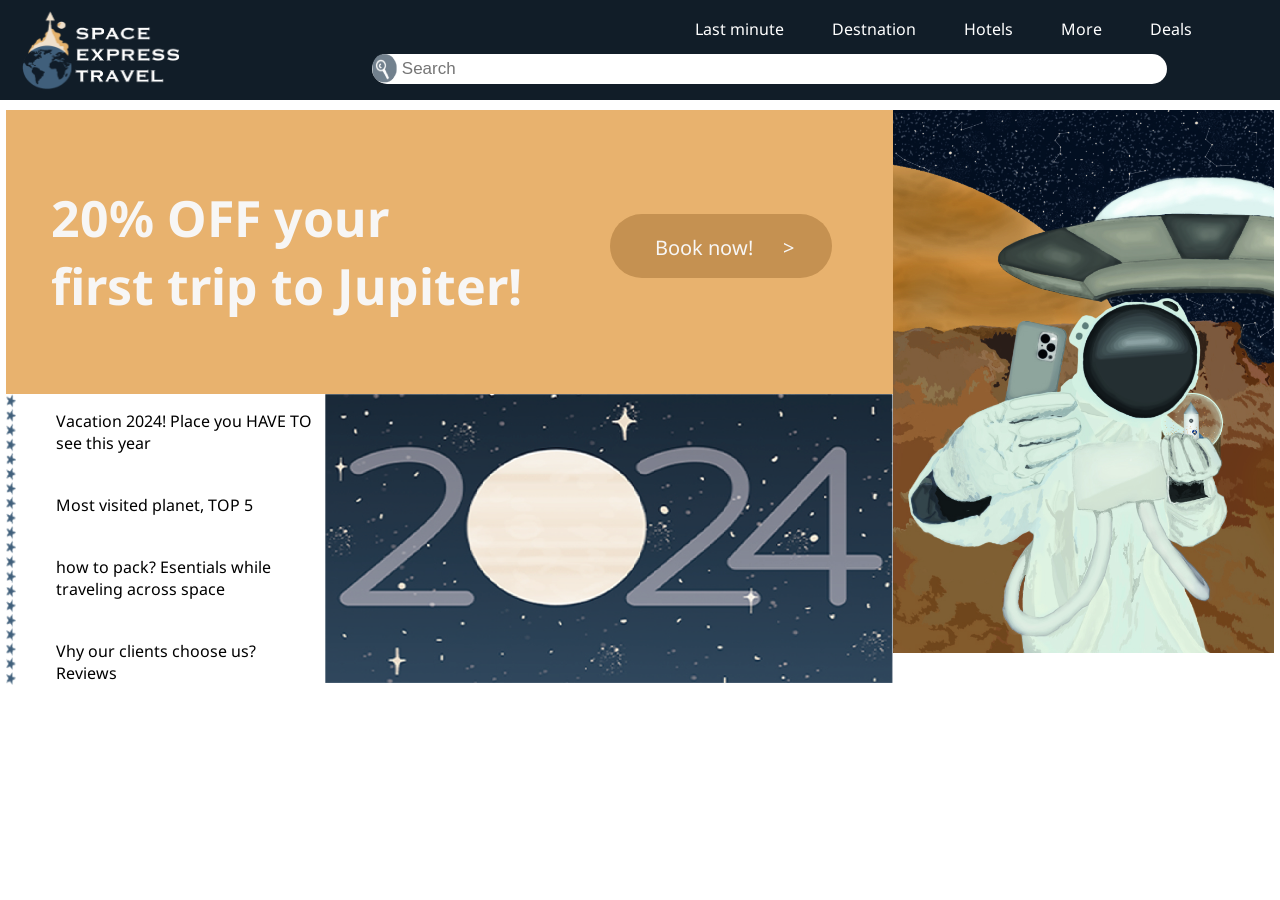
<file: elev/space-express/SpaceExpres.html>
<!DOCTYPE html>
<html lang="en">
<head>
    <meta charset="utf-8">
    <meta name="viewport" content="width=device-width, initial-scale=1.0">
    <title> Space Express Travel </title>
    <link rel="stylesheet" href="SpaceExpresIndex.css">
    <!--google font Noto Sans-->
    <link rel="preconnect" href="https://fonts.googleapis.com">
    <link rel="preconnect" href="https://fonts.gstatic.com" crossorigin>
    <link href="https://fonts.googleapis.com/css2?family=Noto+Sans&display=swap" rel="stylesheet">
</head>
<body>
    <section id="nav_search">  <!--firts section contaning the loggo, nav bar and searchbar-->
        <a href="SpaceExpres.html"> <!-- refreching link for home page-->
            <div class="loggo"   >    <!-- loggo -->
                <img src="bildOtextLoggavit.png" alt="loggan med text" width="115%" height="80px" >
            </div>
        </a>
        <div class="navBar">  <!-- navigation bar -->
            <nav>
                <ul>
                    <li><a href="#"> Last minute</a></li>
                    <li><a href="Destination.html"> Destnation </a></li>
                    <li><a href="#"> Hotels </a></li>
                    <li><a href="#"> More </a></li>
                    <li><a href="#"> Deals </a></li>
                </ul>
            </nav>
        </div>
        <div class="searchBar">
            <img src="search.png" alt="magnifyingglass for search" width="30px"  height="30px"> <!--img of the magnifying glass-->
            <input type="text" placeholder="Search"> <!-- search bar -->
        </div>
    </section>

    <section id="home_page">
        
        <section id="triple">   <!--container for jupiter, the 2024img and promts so they are corect to the austronaut img-->
            <div class="jupiter"> <!--bakcound and container for the 20% of ad for jupiter-->
                <h1>
                    20% OFF your <br> first trip to Jupiter!
                </h1>
                <div class="book_now"> <!-- book now! button-->
                    <p> Book now! &nbsp;&nbsp;&nbsp;&nbsp; > </p>      <!--got help with the spaces from my brother-->
                </div>
            </div>

            <section id="double">   <!--container for the img and promts so they can lay besides echother and under jupiter-->
                <div class="prompts"> <!--cotainer for all the promts and the stars-->
                    <img src="starRow.png" alt="row of stars" height="73%" width="10px">
                                
                    <p>
                        <ul>
                            <li><a href="#">Vacation 2024! Place you HAVE TO see this year</a></li>
                            <li><a href="#">Most visited planet, TOP 5</a></li>
                            <li><a href="#">how to pack? Esentials while traveling across space </a></li>
                            <li><a href="#">Vhy our clients choose us? Reviews</a></li>
                        </ul>
                    </p>
                </div>
            
                <div class="Img2024"> <!-- img of the year 2024 -->
                    <img src="2024.png"  alt="picture of 2024 in space" width="100%" height="72.5%">
                </div>
            </section>
        </section>
        
        <div class="astronautImg"> <!-- img of a astronaut -->
            <img src="spaceMan.jpg" alt="picute of a astronaut" width="100%">
        </div>
    </section>
</body>
</file>
<file: elev/bambini/style.css>
/* some general stuff */
body {
    margin: 0;
    background-color: gainsboro;
    font-family: Verdana, Geneva, sans-serif;
    font-size: 12px;
    letter-spacing: 1px;
}

a {
    text-decoration: none;
}



#wrapper {
    width: 1440px;
    margin: auto;
}



/* =============== THE TOPPEST TOP SECTION =============== */

#top {
    background-color: #252525;
    height: 24px;
    width: 100%;
    padding-top: 10px;
    color: #fff;
}

#top a {
    color: #fff;
}

#top a:hover {
    color: #f7641d;
}

#top_links {
    margin-left: 115px;
    float: left;
}

#top_info {
    float: left;
    margin-left: 220px;
}


.divider {
    padding-left: 8px;
    padding-right: 8px;
}



/* =============== HEADER SECTION =============== */

#header {
    height: 81px;
    background-color: #fff;
    width: 100%;
    color: #000;
}

#header a {
    color: #000;
}

#header a:hover {
    color: #f7641d;
}

#header_left {
    float: left;
    margin-left: 144px;
    padding-top: 34px;
}

#header_center {
    float: left;
    padding-left: 120px;
}

#header_right {
    float: left;
    margin-left: 120px;
    padding-top: 34px;
}



/* =============== BIG IMAGE SECTION =============== */

#front_image {
    background-image: url("Assets/mainPicture.jpg");
    background-size: 100%;
    height: 582px;
    background-repeat: no-repeat;
}



#shop_now_button {
    background-color: #f7641d;
    font-family: Verdana, sans-serif;
    font-size: 18px;
    letter-spacing: 1px;
    color: #fff;
    width: 204px;
    height: 58px;
    border: 0px;
    position: relative;
    top: 373px;
    left: 219px;
    cursor: pointer;
}

#shop_now_button:hover {
    background-color: #f7a71d;
}



/* =============== CATEGORIES STUFF =============== */

#categories {
    height: 410px;
    background-color: #fff;
}

#categories table {
    margin: auto;
    padding-right: 30px;
}

#categories td {
    padding: 30px 0px 0px 30px;
    font-family: Verdana, sans-serif;
    font-size: 18px;
    letter-spacing: 1px;
    text-align: center;
}

#categories td a {
    text-decoration: none;
    color: inherit;
}

#categories td a:hover {
    color: #f7641d;
}



/* =============== NEWSLETTER STUFF =============== */

#newsletter {
    background-image: url("Assets/cornerThing.jpg");
    background-repeat: no-repeat;
    background-color: #c69c6c;
    color: #fff;
    height: 180px;
    padding-top: 100px;
    padding-bottom: 20px;
    text-align: center;
}

#newsletter h1 {
    display: inline;
    font-size: 58px;
    margin-right: 46px;
}

#newsletter h2 {
    display: inline;
    font-weight: lighter;
    font-size: 38px;
    letter-spacing: 4px;
    margin-right: 40px;
}

#newsletter p {
    letter-spacing: 0px;
    font-size: 13px;
    text-align: center;
    padding-right: 260px;
}



.newsletter_box {
    height: 50px;
    width: 404px;
    position: relative;
    top: -14px;
    border: none;
    display: inline;
}



#email_input {
    height: 50px;
    width: 404px;
    font-size: 18px;
    color: black;
    top: -6px;
    border: none;
    padding-left: 40px;
    box-sizing: border-box;
}



#subscribe_button {
    background-color: #252525;
    color: #fff;
    font-family: Verdana, sans-serif;
    font-size: 18px;
}

#subscribe_button:hover {
    background-color: #353535;
    color: #f7941d;
    cursor: pointer;
}



#newsletter_undermessage {
    letter-spacing: 0px;
    font-size: 14px;
}


/* =============== FOOTER STUFF =============== */
#footer {
    background-color: #fff;
    padding: 60px 100px;
}

#footer_columns {
    display: flex;
    justify-content: center;
    gap: 80px;
}

.footer_column {
    width: 220px
}

.footer_column h3 {
    font-size: 16px;
    font-weight: bold;
    margin: 0 0 15px 0;
}

.footer_line {
    width: 100%;
    height: 2px;
    background-color: #737373;
    margin-bottom: 20px;
}

.footer_line span {
    display: block;
    width: 25%;
    height: 4px;
    background-color: #000;
}

.footer_column ul {
    list-style: none;
    padding: 0;
    margin: 0;
    font-size: 14px;
}

.footer_column li {
    margin-bottom: 10px;
}

.footer_column a {
    color: #000;
}

.footer_column a:hover {
    color: #f7641d;
}

#phone_number {
    font-weight: bold;
}


#copyrights {
    background-color: #252525;
    color: #fff;
    margin: 40px -100px -60px -100px;
    padding-left: 40px;
    box-sizing: border-box;
    letter-spacing: 0;
    font-size: 14px;
}
</file>
<file: elev/clicker/style.css>
@font-face {
    font-family: "W95font";
    src: url("W95font.otf");
}
@font-face {
    font-family: "W95fontBold";
    src: url("W95font-Bold.otf");
}

/* Grundstil */
*{
    margin: 0;
    padding: 0;
    user-select:none;
    border-width: 2px;
    border-style: none;
}
html{
    cursor: url(cursor.png), auto;
}
:root{
    --black: hsl(0,0%,0%);
    --darkgrey: hsl(0,0%,50%);
    --grey: hsl(0,0%,75%);
    --white: hsl(0,0%,100%);
    --yellow: hsl(60,100%,50%);
    --cyan: hsl(180,100%,25%);
    --blue:hsl(240,100%,25%);
}

body{
    background-color: var(--cyan);
    color: var(--black);
    text-align: center;
    border-width: 2px;

    
    font-family: "W95font";
}
body>*{
    background-color: var(--grey);
}
h1{
    font-size: 40px;
    margin-bottom: 40px;
}
h3{
    font-size: 20px;
}


/*  Wrappers  */


.border-wrap-1{
    border: solid; 
    border-color: var(--grey) var(--black) var(--black) var(--grey);
    width: auto;
    height: auto;
    background-color: var(--grey);
}
.border-wrap-2{
    border: solid; 
    border-color: var(--white) var(--darkgrey) var(--darkgrey) var(--white);
    width: auto;
    height: auto;
}
.border-wrap-3{
    border: solid; 
    border-color: var(--darkgrey) var(--white) var(--white) var(--darkgrey);
    width: auto;
    height: auto;
    background-color: var(--white);
}
.border-wrap-4{
    border: solid; 
    border-color: var(--black) var(--grey) var(--grey) var(--black);
    width: auto;
    height: auto;
}
.border-wrap-5{
    border: solid; 
    border-color: var(--white) var(--black) var(--black) var(--white);
    width: fit-content;
    height: fit-content;
    background-color: var(--grey);

}
.border-wrap-6{
    border: solid; 
    border-color: var(--grey) var(--darkgrey) var(--darkgrey) var(--grey);
    width: fit-content;
    height: fit-content;
}
.border-wrap-7{
    border: solid; 
    border-color: var(--white);
    width: auto;
    height: auto;
}
.border-wrap-7:hover{
    border:dotted;
    border-color: black
}
.border-wrap-7:hover>*{
    background-color: var(--blue);
    color: #fff;
}
.border-wrap-8{
    width: fit-content;
    height: fit-content;
    border: solid;
    border-color: transparent;
    margin: auto;
}
.border-wrap-8:hover{border-color: black;}


/*  Windows  */


.window{
    position: absolute;
    
    background-color: var(--grey);
    border:none
}

.windowhead{
    background-color: var(--blue);
    margin: 2px;
    padding: 4px;
    width: auto;
    height: auto;
    font-family: "W95fontBold";
    display: flex;
    justify-content: space-between;
}
.window-head-title{
    text-align: center;
    font-size: 20px;
    color: var(--white);
}

.window-head-buttons{
    display: flex;
}
.window-head-buttons>*{
    margin-left: 2px;
}
.window-head-button{
    background-color: var(--grey);
    width: auto;
    height: auto;
    padding: 0 3px;
    font-size: 12px;
}
.window-content{
    background-color: var(--white);
    margin: 10px;
}


/*  Welcome     */


#welcome-window{
    width: 500px;
    left: 400px;
    top: 4vh;

}
#welcome{
    margin:30px;
    height: 200px;
}
#click-target{
    background-color: var(--grey);
    width: 200px;
    height: 60px;

    display: flex;
    align-items: center;
    justify-content: center;
    font-size: 30px;
    font-weight: bold;
    user-select:none;
}
#click-target:active{
    background-color: var(--darkgrey);
}

/*  Stats       */

#stats-window{
    width: 250px;
    left: 300px;
    top: 45vh;
}

/*  Upgrades    */


#upgrades-window{
    width: 350px;
    right: 10px;
    top: 8vh;
}

#upgrade-type-select{
    height: 75px;
}

#upgrades>*{
    background-color: #fff;
}
.upgrade{
    background-color: inherit;
    height: 60px;
    padding: 5px;
}
/*Pop-ups*/

#popup-window{
    position:absolute;
    top: 50px;
    left:50px;
    width: 300px;
    display: none;
}
#popup{
    margin-bottom: 10px;
}
#popup-info{
    margin: 10px;
}
#popup-claim{
    margin: 10px;
}

/*Footer*/

footer{
    position: absolute;
    bottom: 0%;
    width: 100%;
    height: 60px;
    margin: 0;
    padding-top: 2px;
    background-color: var(--grey);
}
#test{
    border-top: solid #fff;
    width: 100%;
}
#flexdiv{
    display: flex;
    float: left;
}
#flexdiv>*{
    margin: 2px;
}
#save-button, #reset-button{
    height: 40px;
    width: 80px;
}
</file>
<file: elev/openhouse/Style.css>
.onest {
  font-family: "Onest", Verdana;
  font-optical-sizing: auto;
  font-style: normal;
}


.big-shoulders-huvudrubrik {
  font-family: "Big Shoulders", Impact;
  font-optical-sizing: auto;
  font-weight: 800;
  font-style: bold;
}

.ibm-plex-mono-medium-kompletering {
  font-family: "IBM Plex Mono", 'Courier New';
  font-weight: 500;
  font-style: normal;
}

h1, h2, h3, h4, h5{
    font-family: "Big Shoulders", Impact;
    cursor:default;
}

p{
    cursor: default;
}

body {
    margin: 0;
    padding: 0;

}

header {    /*typ en kopia av LBS lunds header*/
    position: sticky;
    font-family:"onest",Verdana;
    font-size: 15px;
    font-weight: bold;
    max-height: 97px;
    position: sticky;  
    top: 0;             /*Chatgpt la till för att headern faktiskt skulle fastna*/
    background-color: #111111;
    padding-top: 24px;
    padding-bottom: 24px;
    padding-left: 80px;
    padding-right: 80px;
    z-index: 2;
}

.headContainer {    /*container för att hålla rätt på allt i headern*/
    display: flex;
    align-items: center;
    max-height: 97px;
}

.loggo{ /*LBS loggan */
    max-height: 48px;
}

.logo img {
    width: 180px;
    max-height: 48px;
    margin-right: 67px;
}

.navs {
    display: flex;
    align-items: center;
    justify-content: center;
}

.navs > a {
    display: block;
    margin-left: 45px;
    color: #FFFFFF;
    text-decoration: none;
}

.Mapbutton {        /*knapp som tar än till kartan*/
    display: flex;
    justify-content: center;
    align-items: center;
    font-weight: 500;
    color: #00FFFF;
    height: 35px;
    width: 100px;
    margin-left: 50px;
    border: #00FFFF;
    border-width: 5px;
    border-style: solid;


}

.Mapbutton:hover {
    transform: scale(1.1);
    transition: 0.1s ease-in;
}

.Mapbutton a{ /*text färg*/
    color: #00FFFF;
    text-align: left ;
    font-family:"onest",Verdana;
    font-size: 15px;
    font-weight: bold;
}



#FirstBlock {       /*första av typ 3 eller 4 block*/
    height: 570px;
    background-image:       /*Chat gpt visa att de kunde ligga undervarandra för att inte täcka varandra*/
    linear-gradient(to left, rgba(0, 0, 0, 0), rgb(0, 0, 0)), /*taget från w3schools*/
    linear-gradient(to top, rgb(0, 0, 0), rgba(255, 255, 255, 0)),
    url('LBS_bakgrund.png');
    background-repeat: no-repeat;                        
    background-size: /*chat gpt fixade storleken av var och en bakrunds del*/
    cover,
    100% 50px,
    cover;
    background-position: /*chat gpt fixade positonen av var och en bakrunds del*/
    center,
    bottom,
    center;
    font-family: "Big Shoulders", Impact;
    overflow: auto;

}

.open {
    width: 300px;
    height: 125px;
    background-color: #00FFFF;
    margin: 150px 0 0 100px;

    padding-top: 5px;
    letter-spacing: 4px;
    display: flex;
    justify-content: center;
    align-items: center;

}
.open h1{
    margin: 0px;
    font-size:100px;
    color: #002736;
}

.house {
    width: 250px;
    height: 130px;
    background-color: #002736;
    padding-top: 0;
    margin-left: 300px;
    letter-spacing: 4px;
    display: flex;
    justify-content: center;
    align-items: center;

}
.house h1{
    margin: 0;
    font-size:100px;
    color: #00FFFF;
}


#SecondBlock {
    background-color: #330026;
    background-image: linear-gradient(to bottom, #14000f, rgba(0, 0, 0, 0));
    background-size: 100% 50px;
    background-repeat: no-repeat;

    background-position:
        top;
    margin: 0;
    color: #FF0079;
    height: 570px;

}

#SecondBlock h2 {
    font-size: 80px;
    font-family: "Big Shoulders", Impact;
    margin: 0px 0px 0px 70px;
    padding-top: 100px  ;
    padding-bottom: 0px;
    margin-bottom: 0px;
}


p.underrubrik {
    font-family:"onest",Verdana;
    font-weight: normal;
    font-size: 20px;
    margin: 30px 0 30px 70px;
}

.buttoncontainer {
    display: flex;

    font-family:"onest",Verdana;
    font-weight: bold;
    font-size: 15px;

}


.Programbtn{
    width: fit-content;
    background-color: #FF0079;
    color: #330026;
    text-decoration: none;
    font-family:"onest",Verdana;
    font-weight: bold;
    font-size: 15px;
    margin: 0 20px 0 70px;
    padding: 20px 15px;
    border: none;
    cursor: pointer;
    transition: 0.1s ease-in;
}


.Programbtn:Hover {
    transform: scale(1.1);


}

.mappointer {
    padding: 0px 15px;
    display: flex;
    align-items: center;
}

.mappointer p {
    color:#FF0079;
    font-size: 20px;
    text-align: left;
}

#ThirdBlock{
    display: flex;
    justify-content: left;
    background-color: #111111;
}

#ThirdBlock h4{
    font-size: 50px;
    margin: 100px 20px 10px 70px;
    color: #FFFFFF;
}


.img_map{
    margin: 100px 10px; 
}


.findPrograms{
    display: block;
    text-align: center;
    align-items: center;
    color:#FFFFFF;
    font-family:"onest",Verdana;
    font-weight: bold;
    font-size: 40px;
    margin: 50px 0px 10px 0px;
}

#ThirdBlock .Mapbutton{
    margin-left: 39%;
}

#FourthBlock{
    display:block;
    align-items: center;
    text-align: center;
}

#FourthBlock h3{
    font-size: 50px;
}

.program_bilder{
    margin: 20px 0 20px 0;
}





footer {
    background-color: #111111;
    height:auto;
    padding: 0;
    margin: 0;
    display: block;
    text-align: center;
}

footer img{
    margin: 100px 0 20px 0;
}

.footer_contact {
    color:#FFFFFF;
    padding-bottom: 50px;
}

.footer_contact h5 {
    font-size: 30px;
    padding: 0;
    margin: 0;
}

.footer_contact p{
font-family: "IBM Plex Mono", 'Courier New';
}







/* =========================    
   karta.html styling 
   ========================= */


#House{
    margin: 50px 0 0 5px;
    display: flex;

}
.Floors p{
    font-family: "Onest", Verdana;
    font-weight: 600;
    font-size: 15px;
}

.Floors .floors {
    display: block;
    margin: 8px 0;
    padding: 8px 15px;
    cursor: pointer;
    background-color: #002736;
    color: #00FFFF;
    border: 2px solid #00FFFF;
    font-family: "Onest", Verdana;
}

.Floors .floors.active {
    background-color: #00FFFF;
    color: #002736;
}

.mapContainer[hidden] {
    display: none;
}

.Floors h5{
    font-size: 17px;
    margin: 0;
}

.mapContainer {
    position: relative;
    display: inline-block;
}

.mapContainer img{
    z-index: 0;
    display: block;
    min-width: 330;
    min-height: 320;
}


#matsalentooltip, 
#Repstudiotooltip,
#B-salentooltip,
#Musikstudiontooltip,
#Filmstudiotooltip,
#Fotostudiotooltip,
#FotoFilmtooltip,
#PoddRumtooltip,
#AWAItooltip,
#Spelgrafiktooltip,
#A-8tooltip,
#A-7tooltip,
#A-6tooltip,
#A-5tooltip,
#A-4tooltip,
#A-3tooltip,
#Grafiskdesigntooltip
{
    display: none;
    position: absolute;
    transform: translate(-50%, -100%);
    background-color: #002736;
    color: #00FFFF;
    padding: 10px;
    border: 2px solid #00FFFF;
    font-family: "Onest", Verdana;
    width: max-content;
    max-width: 200px;
    z-index: 10;
}

#matsalentooltip{
    left: 34px;
    top: 45px;
}
#Repstudiotooltip{
    left: 38px;
    top: 108px;

}

#B-salentooltip{
    left: 230px;
    top: 40px;
    
}

#Musikstudiontooltip{
    left: 292px;
    top: 140px;
}

#Filmstudiotooltip{
    left: 38px ;
    top: 206px;
}

#Fotostudiotooltip{
    left: 51px;
    top: 206px;
}

#FotoFilmtooltip{
    left: 84px;
    top: 206px;
}

#PoddRumtooltip{
    left: 110px;
    top: 188px;
}

#AWAItooltip{
    left: 55px;
    top: 277px;
}

#Spelgrafiktooltip{
    left: 77px;
    top: 310px;
}

#A-8tooltip{
    left: 35px;
    top: 230px;
}

#A-7tooltip{
    left: 35;
    top: 55;
}

#A-6tooltip{
    left:92px ;
    top: 53px;
}

#A-5tooltip{
    left:135px ;
    top: 35px;
}

#A-4tooltip{
    left:218px ;
    top: 53px;
}

#A-3tooltip{
    left: 285px;
    top: 80px;
}

#Grafiskdesigntooltip{
    left: 65px;
    top: 330px;
}



#matsalentooltip::after,
#Repstudiotooltip::after,
#B-salentooltip::after,
#Musikstudiontooltip::after,
#Filmstudiotooltip::after,
#Fotostudiotooltip::after,
#FotoFilmtooltip::after,
#PoddRumtooltip::after,
#AWAItooltip::after,
#Spelgrafiktooltip::after,
#A-8tooltip::after,
#A-7tooltip::after,
#A-6tooltip::after,
#A-5tooltip::after,
#A-4tooltip::after,
#A-3tooltip::after,
#Grafiskdesigntooltip
{        /*tagit från w3shools*/
    content: "";
    position: absolute;
    top: 100%;
    left: 50%;
    margin-left: -5px;
    border-width: 5px;
    border-style: solid;
    border-color: black transparent transparent transparent;
}
















/* =========================            Hadde ont om tid/ orkade inte ändra storkelen för hand så chatgpt har gjort så att det ser bra ut på telefon
   PHONE RESPONSIVENESS
   ========================= */

@media screen and (max-width: 600px) {

    /* HEADER */
    header {
        padding: 12px 15px;
        max-height: none;
    }

    .headContainer {
        flex-direction: column;
        align-items: center;
        gap: 12px;
        max-height: none;
    }

    .logo img {
        width: 120px;
        max-height: 40px;
        margin-right: 0;
    }

    .navs {
        display: flex;
        flex-wrap: wrap;
        justify-content: center;
        gap: 12px;
    }

    .navs > a {
        margin-left: 0;
        font-size: 12px;
    }

    .Mapbutton {
        width: 75px;
        height: 32px;
        margin-left: 0;
        border-width: 2px;
        box-sizing: border-box;
    }

    .Mapbutton a {
        font-size: 12px;
        margin: 0;
    }


    /* FIRST BLOCK: ÖPPET HUS */
    #FirstBlock {
        min-height: 450px;
        height: auto;
        padding: 60px 15px;
        box-sizing: border-box;
        background-position: center, bottom, center;
    }

    .open {
        width: min(260px, 85%);
        height: 100px;
        margin: 30px 0 0 0;
        padding: 0;
        letter-spacing: 2px;
        box-sizing: border-box;
    }

    .open h1 {
        font-size: clamp(55px, 15vw, 75px);
    }

    .house {
        width: min(220px, 75%);
        height: 100px;
        margin: 0 0 0 auto;
        padding: 0;
        letter-spacing: 2px;
        box-sizing: border-box;
    }

    .house h1 {
        font-size: clamp(55px, 15vw, 75px);
    }


    /* SECOND BLOCK: WELCOME */
    #SecondBlock {
        height: auto;
  
        padding: 0 20px 40px;
        box-sizing: border-box;
    }

    #SecondBlock h2 {
        font-size: clamp(36px, 9vw, 52px);
        margin: 0;
        padding-top: 55px;
        padding-bottom: 0;
        overflow-wrap: break-word;
    }

    p.underrubrik {
        font-size: 16px;
        line-height: 1.6;
        margin: 20px 0 25px;
    }

    .buttoncontainer {
        display: flex;
        flex-wrap: wrap;
        align-items: center;
        gap: 15px;
    }

    .Programbtn {
        margin: 0;
        padding: 15px;
        font-size: 14px;
    }

    .mappointer {
        padding: 10px 15px;
        box-sizing: border-box;
    }


    /* THIRD BLOCK: MAP */
    #ThirdBlock {
        display: block;
        text-align: center;

        padding: 20px;
        box-sizing: border-box;
    }

    #ThirdBlock h4 {
        font-size: clamp(40px, 8vw, 42px);
        margin: 30px 0 15px;
    }

    .img_map {
        margin: 15px 0;
        max-width: 100%;
    }

    .img_map img {
        display: block;
        width: 100%;
        max-width: 100%;
        height: auto;
    }

    .ImgPil {
        text-align: center;
    }

    .findPrograms {
        font-size: clamp(25px, 7vw, 34px);
        margin: 30px 0 10px;
    }



}
</file>
<file: elev/pong/styles.css>
body {
  background: #111;
  color: #fff;
  font-family: monospace;
  text-align: center;
  margin: 0;
  padding: 20px;
}

h1 {
  font-size: 2rem;
  margin-bottom: 10px;
}

#score {
  font-size: 1.2rem;
  margin-bottom: 10px;
}

canvas {
  background: #000;
  border: 3px solid #fff;
  display: block;
  margin: 0 auto;
}

#message {
  margin-top: 12px;
  font-size: 1rem;
  color: #aaa;
}
</file>
<file: elev/space-express/SpaceExpresIndex.css>
/*-------------------- css for the both pages -----------------------------------------------------------------------------------------------------------------------------*/
body{
    font-family: "Noto Sans", sans-serif, "copperplate";
    margin: 0;
    padding: 0;
    box-sizing: border-box;
}

.noto-sans-regular {            /*font style from google fonts*/
  font-family: "Noto Sans", sans-serif;
  font-optical-sizing: auto;
  font-weight: 300;
  font-style: normal;
  font-variation-settings:
    "width" 100;
}

#nav_search {                       /*bakground and display for evenrithing in the top bar inculding logo, navs and search*/
    background-color: #111d28;
    height: 100px;
    width: 100%;
    display: flex;
    flex-wrap: wrap;
    font-family: "Noto Sans", sans-serif;
}
.navBar {               /*the nav bars placment relative to the other parts*/
    text-align: right;
    overflow: hidden;
    font-size: 16px;
    position: relative;
    margin-left: auto;
    padding-right: 5%;
}

.navBar ul {        /*genarl list style and spacing for the nav bar*/
    list-style-type: none;
    margin: 0;
    padding: 0;
    overflow: hidden;
}

.navBar ul li {     /*the navs placment to each other */
    float: left;
}

.navBar ul li a {       /*how the words look in the navigation bar*/
    display: block;
    color: white;
    text-align: right;
    padding: 18px 24px;
    text-decoration: none;
}

ul li a:hover {         /*hover for all lists*/
    color: #e8b26e;
    cursor: pointer;
}

.loggo {
    padding: 10px 20px;
    position: relative;
    
}

.searchBar {         /*container for the Searchbar mostly making it sit corectly compeard too logo and nav bar*/
    width: 70%;
    height: 30px;
    text-align: right;
    margin-top: -4%;
    margin-left: auto;
    padding-right: 1%;
    display: flex;
}

.searchBar img {            /*img placing for magnifying glass*/
    margin-right: -25px;
    z-index: 1;             /*found that i could layer it over in a yt video*/
}

.searchBar input[type=text] { /* searchbar styling and placing*/
    padding: 6px;
    border: none;
    margin-right: 100px;
    font-size: 17px;
    border-radius: 20px;
    width: 100%;
    padding-left: 25px;

}
input::placeholder{     /*the text thats says search in the search bar is only here to make the padding-left in searchbar to move the text and noit the bar */
    padding-left: 5px; /*this dose absolutly noting exept to not get a warning mesege*/
}

/*---------------------------Space Express css -----------------------------------------------------------------------------------------------------------------------------*/

#home_page {            /*layout for the home page*/
    display: flex;
    margin: 0;
    padding-top: 10px;
    padding-bottom: 10px;
    padding-left: 0.5%;
    padding-right: 0.5%;
    width:99%;

}

#triple {       /* width so that they lay corectly compeard to the austronaut*/     
    width:70%;
    margin: 0;
    padding: 0;
}

#double {           /* display flex so that the ig lay besides each other*/
    display: flex;
    width:100%;
    margin: 0;
    padding: 0;
}

.jupiter {          /* styling and text placment for jupiter */
    margin: 0;
    padding-top: 1.5rem;
    width: 100%;
    padding-bottom: 1.5rem;
    display: flex;
    text-align: justify;
    background-color: #e8b26e;
    color: #f7f6f5;
}

.book_now {         /*button styling and size */
    display: flex;
    background-color: #c59151;
    height: 4rem;
    margin-top: 5rem ;
    width: 20%;
    border-radius: 50px;
    text-align: center;
    font-size: 20px;
    padding-left: 5%;
    margin-left: 10%;
    
}


.book_now :hover {
    color: #e8b26e;
    cursor: pointer;
}

.jupiter h1 {       /*size and placing for the headline on jupiter*/
    font-size: 50px;
    padding-left: 5%;
}

.prompts{           /*size and placement for the bakground and img of promts */
    padding-right: 10px;
    width: 38%;
    display: flex;
}

.prompts ul {   /* list styling for prompts*/
    list-style-type: none;
    overflow: hidden;
}

.prompts ul li a {      /*text styling for the list prompts*/
    display: block;
    color: rgb(0, 0, 0);
    padding-bottom: 40px;
    text-decoration: none;
}

.Img2024 {      /*size and placing for img2024 */
    width: 70%;
    margin: 0;
    padding: 0;
}

.astronautImg {   /*size and placing for astronautImg*/
    width: 30%;

    margin: 0;
    padding: 0;
}



/*  ----------------------------------- destination css -------------------------------------------------------------------------------------------------------------*/

#destination_page {     /* placment and display for destination page */
    padding-top: 30px;
    display: flex;
}

#travel {           /* place size and color for the bakground of travel inputs*/
    height: 100%;
    width: 60%;
    padding-bottom: 2rem;
    background-color: #ede0cb;
    
}
#neptune {      /* width for neptune and the small devider betwene neptune and travel*/
    width: 40%;
    padding-left: 2%;
    
}
.inputs {       /* placement for the inputs*/
    padding-left: 3rem;
    padding-bottom: 4%;
}
.inputs input {    /* style and spacing in betwen the inputs*/
    height: 3rem;
    width: 90%;
    padding-left: 5px;
    border-radius: 30px;
    border-style: none;
    font-size: 16px;
}


#neptune p {      /* color and placment for the paragraf under neptune*/
    margin-top: 0;
    color:#575756;
}

#neptune p span {       /* difrent style of text for the first part of paragraf*/
    font-weight: 900;
}


/*------------------------------- size for tablet----------------------------------------------------------------------------------------------------------------------*/
@media (max-width: 930px) {
    .navBar {               /*the nav bars placment relative to the other parts*/

        font-size: 14px;
        position: relative;
        margin-left: auto;
        padding-right: 5%;
    }





    .navBar ul li a {       
        padding: 10px 20px;

    }


  

    .searchBar {         /*container for the Searchbar mostly making it sit corectly compeard too logo and nav bar*/
        width: 60%;
        height: 30px;
        text-align: right;
        margin-top: -8%;
        margin-left: auto;
        padding-right: 1%;
        display: flex;
    }


    .searchBar input[type=text] { /* searchbar styling and placing*/
        padding: 6px;
        border: none;
        margin-right: 100px;
        font-size: 17px;
        border-radius: 20px;
        width: 100%;
        padding-left: 25px;

    }
    input::placeholder{     /*the text thats says search in the search bar is only here to make the padding-left in searchbar to move the text and noit the bar */
        padding-left: 5px; /*this dose absolutly noting exept to not get a warning mesege*/
    }
    /*---------------------------Space Express css -------------------------------------*/

    #home_page {            /*layout for the home page*/
        display: flex;
        margin: 0;
        padding-top: 10px;
        padding-bottom: 10px;
        padding-left: 0.5%;
        padding-right: 0.5%;
        width:99%;

    }

    #triple {       /* width so that they lay corectly compeard to the austronaut*/     
        width:70%;
        margin: 0;
        padding: 0;
    }

    #double {           /* display flex so that the ig lay besides each other*/
        display: flex;
        width:100%;
        margin: 0;
        padding: 0;
    }

    .jupiter {          /* styling and text placment for jupiter */
        margin: 0;
        padding-top: 1.5rem;
        width: 100%;
        padding-bottom: 1.5rem;
        display: flex;
        text-align: justify;
        background-color: #e8b26e;
        color: #f7f6f5;
    }

    .book_now {         /*button styling and size */
        display: flex;
        background-color: #c59151;
        height: 3.5rem;
        margin-top: 2rem ;
        width: 27%;
        border-radius: 50px;
        text-align: center;
        font-size: 18px;
        padding-left: 1%;
        margin-left: 10%;
        
    }


    .book_now :hover {
        color: #e8b26e;
        cursor: pointer;
    }

    .jupiter h1 {       /*size and placing for the headline on jupiter*/
        font-size: 30px;
        padding-left: 0%;
    }

    .prompts{           /*size and placement for the bakground and img of promts */
        padding-right: 5px;
        width: 40%;
        display: flex;
    }

    .prompts ul {   /* list styling for prompts*/
        list-style-type: none;
        overflow: hidden;
    }

    .prompts ul li a {      /*text styling for the list prompts*/
        display: block;
        color: rgb(0, 0, 0);
        padding-bottom: 20px;
        font-size: 12px;
        text-decoration: none;
    }
    .prompts img {
        height: 90%;
    }

    .Img2024 {      /*size and placing for img2024 */
        width: 60%;
        margin: 0;
        padding: 0;
    }
    
    .Img2024 img{
        height: 90%;
    }


    .astronautImg {   /*size and placing for astronautImg*/
        width: 30%;
        margin: 0;
        padding: 0;
    }
    .astronautImg img {
        height: 94%;
    }
}
/*------------------------------- size for phone----------------------------------------------------------------------------------------------------------------------*/
@media (max-width: 700px) {
    .navBar {               /*the nav bars placment relative to the other parts*/
        font-size: 12px;

    }


    .navBar ul li a {       /*how the words look in the navigation bar*/
        padding: 15px 5px;

    }

    .loggo {
        padding: 0px 0px;
        position: relative;
    
    }
    .loggo img {
        width: 90%;
        height: 60px;
    }
    
    .jupiter h1 {       /*size and placing for the headline on jupiter*/
        font-size: 15px;
    }
        .book_now {         /*button styling and size */

        height: 2rem;
        margin-top: 1rem ;
        width: 40%;

        font-size: 14px;
        padding-left: 1%;
       
        
    }
}
</file>
